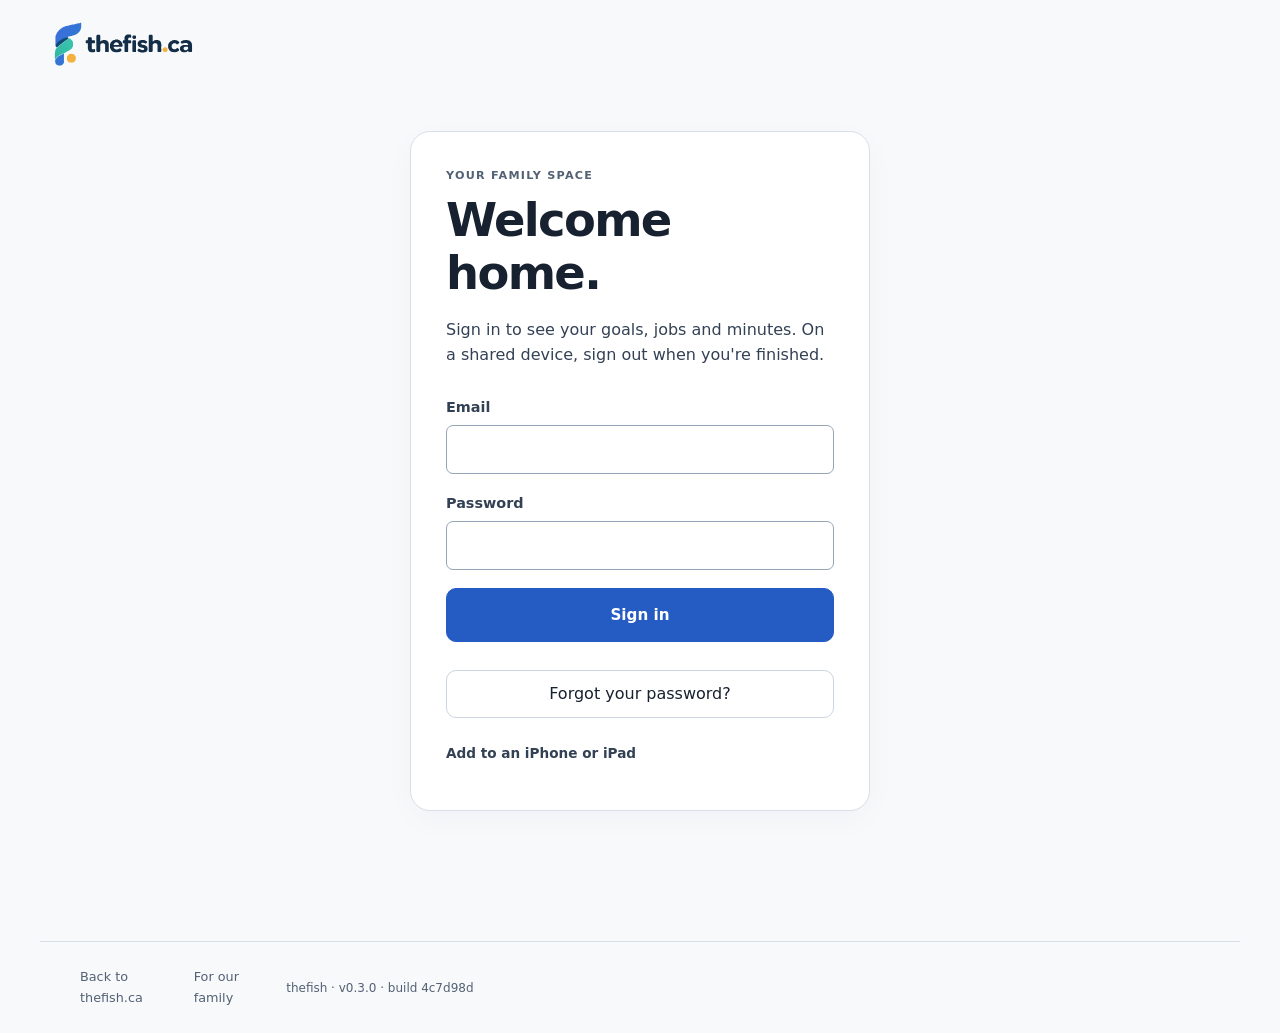
<file: family.html>
<!doctype html>
<html lang="en-CA">
  <head>
    <meta charset="utf-8" />
    <meta
      name="viewport"
      content="width=device-width,initial-scale=1,viewport-fit=cover"
    />
    <meta name="theme-color" content="#f7f8fa" />
    <meta name="apple-mobile-web-app-capable" content="yes" />
    <meta name="apple-mobile-web-app-title" content="thefish.ca" />
    <meta name="robots" content="noindex" />
    <title>Family space · thefish.ca</title>
    <link rel="stylesheet" href="styles.css?v=6b83ad30ccf14670" />
    <link rel="manifest" href="manifest.json" />
    <link rel="apple-touch-icon" href="assets/icon-180.png" />
    <link rel="icon" href="assets/brand-favicon.svg" type="image/svg+xml" />
  </head>
  <body class="app-body">
    <a class="skip" href="#main">Skip to content</a>
    <header class="site-header wrap">
      <a class="brand" href="index.html"><img class="brand-lockup" src="assets/brand-domain.svg" width="146" height="50" alt="thefish.ca" /></a><span id="identity"></span>
    </header>
    <main id="main" class="app-wrap">
      <div id="notice" role="status" aria-live="polite"></div>
      <div id="startup" class="startup-status" role="status" aria-live="polite">
        <span id="startup-message">Opening your family space…</span>
        <button id="startup-retry" class="secondary" type="button" hidden>Retry</button>
      </div>
      <section id="login" class="login-card" hidden>
        <p class="eyebrow">YOUR FAMILY SPACE</p>
        <h1>Welcome home.</h1>
        <p>Sign in to see your goals, jobs and minutes. On a shared device, sign out when you're finished.</p>
        <form id="login-form">
          <label
            >Email<input
              name="email"
              type="email"
              autocomplete="username"
              required /></label
          ><label
            >Password<input
              name="password"
              type="password"
              autocomplete="current-password"
              required
              minlength="6" /></label
          ><button class="button" type="submit" disabled>Sign in</button>
        </form>
        <button class="secondary reset-password" id="reset-password" type="button" disabled>
          Forgot your password?
        </button>
        <p id="setup-message"></p>
        <details>
          <summary>Add to an iPhone or iPad</summary>
          <p>
            Open this page in Safari. Tap Share, then Add to Home Screen.
            Open the new icon and sign in there. If notifications are available, you can choose them after signing in.
          </p>
        </details>
      </section>
      <section id="bank" hidden>
        <div class="app-heading">
          <div><h1 id="bank-title">Screen Time Bank</h1></div>
          <details class="header-more">
            <summary>More</summary>
            <button id="refresh" class="secondary" type="button">Refresh</button>
          </details>
        </div>
        <nav id="parent-tabs" class="parent-tabs" aria-label="Parent views" hidden>
          <button type="button" class="parent-tab" data-parent-view="today" aria-pressed="true">Today</button>
          <button type="button" class="parent-tab" data-parent-view="insights" aria-pressed="false">Insights</button>
          <button type="button" class="parent-tab" id="feedback-tab" data-parent-view="feedback" aria-label="Reports and ideas" aria-pressed="false">Reports</button>
        </nav>
        <div id="parent-dashboard" hidden></div>
        <section id="parent-goals" class="panel" hidden></section>
        <section id="parent-insights" class="parent-insights" aria-label="Parent insights" hidden></section>
        <section id="parent-feedback" class="panel feedback-view" hidden></section>
        <div id="child-view">
          <label id="child-picker-label" hidden>Whose bank?
            <select id="child-picker"></select>
          </label>
          <div class="child-overview">
          <section id="goals-summary" class="panel goals-summary" aria-label="Your goals"></section>
          <div class="balance-card bank-hero">
            <div><span class="eyebrow">YOUR MINUTES</span>
              <strong id="balance">0</strong><span class="bank-unit">minutes</span>
              <p id="available" class="hint"></p>
            </div>
          </div>
          </div>
          <section id="child-week" class="panel" aria-label="Your week"></section>
          <nav class="child-shortcuts" aria-label="Jump to a section">
            <a href="#child-week">My week</a>
            <a href="#routines-panel">Today’s jobs</a>
            <a href="#my-goals">Goals and activities</a>
            <a href="#screen-use-panel">Screen time</a>
            <a id="feedback-shortcut" href="#feedback-child">Share feedback</a>
          </nav>
          <section class="panel" id="routines-panel">
            <h2 id="routines-title">Today's jobs</h2>
            <p class="muted" id="routines-help">When you're done, tap I'm done! Mama or Dad will check your jobs. You don't need the app before school.</p>
            <div id="routines"></div>
          </section>
          <details class="panel chore-backlog" id="catchup-panel" hidden>
            <summary><span class="chore-blue-marker" aria-hidden="true"></span>Days to catch up on</summary>
            <p class="muted">These jobs haven't been marked yet. You can say what happened, even if it was on an earlier day.</p>
            <div id="catchup-list"></div>
          </details>
          <details class="panel" id="past-jobs-panel">
            <summary>Look back at past days</summary>
            <label class="past-jobs-picker">Choose a day
              <input id="child-past-date" type="date" />
            </label>
            <div id="child-past-jobs" aria-live="polite"></div>
          </details>
          <section id="my-goals" class="panel"></section>
          <section id="feedback-child" class="panel feedback-view" hidden></section>
          <section class="panel screen-use-panel" id="screen-use-panel">
            <h2>Record screen time</h2>
            <div id="direct-timer" class="direct-timer"></div>
            <form id="manual-use-form" class="inline-form">
              <label>Minutes used
                <input name="minutes" type="number" min="1" max="1440" step="1"
                  inputmode="numeric" required />
              </label>
              <button class="button" type="submit">Record minutes</button>
            </form>
            <p class="muted">Use the timer or enter how many minutes you used. Only those minutes come out of your bank.</p>
            <details id="legacy-session-details" hidden>
              <summary>Earlier screen-time entries</summary>
              <p class="muted">These entries stay here for your records. Record new screen time with the timer or enter the minutes you used.</p>
              <div id="sessions"></div>
            </details>
          </section>
          <details class="panel" id="family-rules">
            <summary>How screen time works</summary>
            <div id="family-rules-content"></div>
          </details>
          <details class="panel">
            <summary>Past minutes</summary>
            <div id="history"></div>
          </details>
          <details class="panel">
            <summary>Add this to your phone or iPad</summary>
            <p>In Safari: tap Share → Add to Home Screen. Then open the icon.</p>
            <p>In the Home Screen app, pull down from the top to refresh.</p>
            <p>If notifications are available, choose them in the Notifications section. Mama or Dad can always see jobs waiting to be checked.</p>
          </details>
        </div>
        <details class="panel notification-settings" id="notification-settings" hidden>
          <summary>Notifications</summary>
          <div id="notification-content"></div>
        </details>
      </section>
    </main>
    <footer class="wrap">
      <a href="https://thefish.ca/">Back to thefish.ca</a
      ><span>For our family</span>
      <small class="build-identity" data-version="0.3.0" data-build="4c7d98dc7df5b1f0903b1755acded980e52bf9c6">thefish · v0.3.0 · build 4c7d98d</small>
    </footer>
    <script type="module" src="app.js?v=26fba95e62f6c6f3"></script>
  </body>
</html>
</file>
<file: styles.css>
:root {
  --ink: #f5f7fb;
  --text: #d0d6e0;
  --paper: #111318;
  --surface: #1b1f27;
  --mint: #17345a;
  --line: #343b48;
  --muted: #a2adbe;
  --accent: #3184ff;
  --serif: system-ui, -apple-system, BlinkMacSystemFont, "Segoe UI", sans-serif;
  color-scheme: dark;
  font-family: var(--serif);
  color: var(--text);
  background: var(--paper);
  font-size: 16px;
  line-height: 1.6;
}
* {
  box-sizing: border-box;
}
body {
  margin: 0;
}
a {
  color: inherit;
  text-decoration: none;
}
a:hover {
  text-decoration: underline;
}
button,
input,
select {
  font: inherit;
}
button,
a,
input,
select,
summary {
  touch-action: manipulation;
}
button {
  cursor: pointer;
}
button:disabled {
  opacity: 0.55;
  cursor: wait;
}
input,
select {
  width: 100%;
  padding: 12px;
  border: 1px solid #65748b;
  border-radius: 7px;
  background: #111720;
  color: var(--ink);
}
input[type="checkbox"] {
  width: 21px;
  height: 21px;
  accent-color: var(--accent);
  flex-shrink: 0;
}
label {
  display: block;
  font-weight: 600;
  font-size: 0.9rem;
}
label input,
label select {
  margin-top: 6px;
}
h1,
h2,
h3 {
  font-family: var(--serif);
  font-weight: 700;
  color: var(--ink);
  line-height: 1.15;
  margin: 0;
  letter-spacing: -0.035em;
}
h2 {
  font-size: clamp(1.7rem, 3vw, 2.6rem);
}
h3 {
  font-size: 1.5rem;
}
.wrap {
  max-width: 1200px;
  margin: auto;
  padding-left: 40px;
  padding-right: 40px;
}
.site-header {
  height: 112px;
  display: flex;
  align-items: center;
  justify-content: space-between;
  gap: 20px;
}
.brand {
  display: flex;
  align-items: center;
  gap: 12px;
  color: var(--ink);
  font-size: 1.35rem;
  font-weight: 750;
  letter-spacing: -0.045em;
}
.brand-dot {
  color: var(--muted);
  font-weight: 450;
}
.site-header nav {
  display: flex;
  align-items: center;
  gap: 20px;
}
.button {
  display: inline-flex;
  align-items: center;
  justify-content: center;
  gap: 26px;
  background: var(--accent);
  color: #081322;
  border: 1px solid var(--accent);
  padding: 14px 23px;
  border-radius: 6px;
  font-weight: 750;
  font-size: 0.95rem;
  min-height: 48px;
}
.button:hover {
  background: #69a5ff;
  border-color: #69a5ff;
  text-decoration: none;
}
.button.small {
  padding: 10px 18px;
}
.secondary {
  background: transparent;
  color: var(--ink);
  border: 1px solid #65748b;
  border-radius: 6px;
  padding: 10px 16px;
  min-height: 44px;
}
.login-card .reset-password {
  display: block;
  width: 100%;
  margin-top: 12px;
}
.eyebrow {
  font-size: 0.7rem;
  font-weight: 700;
  letter-spacing: 0.16em;
  color: #91baff;
  margin: 0 0 20px;
}
.personal-hero {
  display: grid;
  grid-template-columns: 1.15fr 1fr;
  align-items: center;
  gap: 35px;
  min-height: 590px;
  padding: 55px 0 85px;
}
.personal-hero h1 {
  font-size: clamp(5.8rem, 12vw, 10rem);
  font-weight: 850;
  letter-spacing: -0.075em;
  line-height: 0.95;
}
.blue-dot {
  color: var(--accent);
}
.hero-line {
  font-size: clamp(1.9rem, 3vw, 2.6rem);
  font-weight: 650;
  letter-spacing: -0.035em;
  color: var(--ink);
  margin: 30px 0 15px;
}
.intro {
  font-size: 1.12rem;
  line-height: 1.7;
  margin: 0 0 30px;
  color: var(--muted);
}
.text-link {
  display: inline-flex;
  align-items: center;
  gap: 36px;
  padding: 10px 0;
  color: #91baff;
  border-bottom: 1px solid #466b9f;
  font-weight: 650;
}
.fish-mark {
  color: #343c4b;
  position: relative;
}
.fish-mark svg {
  width: 100%;
  display: block;
}
.mark-label {
  display: block;
  text-align: center;
  font-size: 0.6rem;
  letter-spacing: 0.18em;
  color: var(--muted);
  margin-top: 10px;
}
.private-entry {
  border-top: 1px solid var(--line);
  padding: 42px 0 48px;
  display: flex;
  align-items: center;
  justify-content: space-between;
  gap: 32px;
}
.private-entry .eyebrow {
  margin-bottom: 12px;
}
.private-entry p:last-child {
  color: var(--muted);
  margin: 14px 0 0;
}
footer {
  border-top: 1px solid var(--line);
  padding-top: 25px;
  padding-bottom: 25px;
  display: flex;
  justify-content: space-between;
  align-items: center;
  gap: 20px;
  font-size: 0.8rem;
  color: var(--muted);
}
footer .brand {
  font-size: 1rem;
}
.skip {
  position: absolute;
  left: 10px;
  top: -80px;
  background: var(--surface);
  color: var(--ink);
  padding: 12px;
  z-index: 5;
}
.skip:focus {
  top: 10px;
}
:focus-visible {
  outline: 3px solid #91baff;
  outline-offset: 4px;
}
[hidden] {
  display: none !important;
}
.app-wrap {
  max-width: 850px;
  margin: auto;
  padding: 10px 24px 55px;
}
.login-card {
  max-width: 460px;
  margin: 35px auto 75px;
  background: var(--surface);
  padding: 35px;
  border: 1px solid var(--line);
  border-radius: 20px;
}
.login-card h1 {
  font-size: 2.9rem;
}
.login-card form {
  display: grid;
  gap: 18px;
  margin: 28px 0;
}
.login-card details {
  font-size: 0.85rem;
}
#notice:not(:empty) {
  position: sticky;
  top: 8px;
  z-index: 5;
  padding: 14px 18px;
  border: 1px solid #bbcabd;
  background: #17304b;
  border-radius: 10px;
  margin-bottom: 16px;
}
#notice.error {
  background: #3a2021;
  color: #ffd5c8;
  border-color: #925344;
}
.app-heading {
  display: flex;
  align-items: center;
  justify-content: space-between;
  margin: 15px 0 25px;
  gap: 20px;
}
.app-heading h1 {
  font-size: 2.6rem;
}
.app-heading .eyebrow {
  margin-bottom: 12px;
}
.balance-card {
  display: flex;
  align-items: center;
  justify-content: space-between;
  background: #16315b;
  color: white;
  padding: 26px 30px;
  border-radius: 18px;
  margin: 20px 0 28px;
  gap: 20px;
}
.balance-card .eyebrow {
  color: #c4ded2;
  display: block;
  margin: 0;
}
.balance-card strong {
  display: block;
  font-size: 4.5rem;
  line-height: 1.2;
  letter-spacing: -0.05em;
}
.balance-card p {
  font-size: 0.9rem;
}
.balance-card span:last-child {
  font-size: 0.85rem;
}
.panel {
  background: var(--surface);
  border: 1px solid var(--line);
  border-radius: 14px;
  padding: 25px;
  margin: 20px 0;
}
.panel h2 {
  font-size: 1.6rem;
}
.panel h3 {
  font-size: 1.3rem;
}
.panel p {
  font-size: 0.9rem;
}
.muted,
.hint {
  color: var(--muted);
  font-size: 0.85rem;
}
.form-grid {
  display: grid;
  grid-template-columns: 1fr 1fr;
  gap: 17px;
  margin-top: 20px;
}
.check-label {
  display: flex;
  align-items: center;
  gap: 9px;
  font-weight: 400;
}
.check-label input {
  margin: 0;
}
.routine,
.session,
.history-row {
  border-top: 1px solid var(--line);
  padding: 20px 0;
}
.routine:last-child,
.session:last-child {
  padding-bottom: 0;
}
.task {
  display: flex;
  align-items: center;
  gap: 10px;
  padding: 7px 0;
  font-weight: 400;
}
.task span {
  flex: 1;
}
.task button {
  font-size: 0.75rem;
  padding: 5px 10px;
}
.status {
  display: inline-block;
  background: var(--mint);
  color: var(--ink);
  font-size: 0.75rem;
  padding: 4px 10px;
  border-radius: 20px;
  margin: 9px 0;
}
.actions {
  display: flex;
  gap: 10px;
  flex-wrap: wrap;
  margin-top: 15px;
}
.history-row {
  display: flex;
  justify-content: space-between;
  gap: 15px;
  font-size: 0.85rem;
}
.history-row strong {
  white-space: nowrap;
}
.history-row small {
  display: block;
  color: var(--muted);
}
.inline-form {
  display: flex;
  align-items: end;
  gap: 8px;
  flex-wrap: wrap;
  margin-top: 12px;
}
.inline-form label {
  flex: 1;
  min-width: 110px;
}
.inline-form input {
  padding: 9px;
}
#identity {
  font-size: 0.8rem;
  display: flex;
  gap: 12px;
  align-items: center;
}
#identity button {
  padding: 8px;
  font-size: 0.8rem;
}
summary {
  cursor: pointer;
  font-weight: 600;
}
#setup-message {
  font-size: 0.85rem;
  color: var(--muted);
}

@media (max-width: 720px) {
  .wrap {
    padding-left: 24px;
    padding-right: 24px;
  }
  .site-header {
    height: 88px;
  }
  .brand {
    font-size: 1.15rem;
    gap: 8px;
  }
  .brand img {
    width: 34px;
    height: 34px;
  }
  .button.small {
    padding: 10px 13px;
    gap: 13px;
  }
  .personal-hero {
    grid-template-columns: 1fr;
    min-height: auto;
    padding: 45px 0;
    gap: 30px;
  }
  .personal-hero h1 {
    font-size: clamp(5.8rem, 23vw, 8rem);
  }
  .hero-line {
    margin-top: 24px;
  }
  .fish-mark {
    width: min(100%, 330px);
    margin: auto;
  }
  .private-entry {
    align-items: start;
    flex-direction: column;
    padding: 32px 0 40px;
    gap: 25px;
  }
  .app-body .site-header {
    padding-left: 20px;
    padding-right: 20px;
  }
  .app-wrap {
    padding: 0 16px 40px;
  }
  .login-card {
    padding: 25px;
    margin-top: 25px;
  }
  .balance-card {
    padding: 23px;
  }
  .balance-card p {
    max-width: 155px;
    font-size: 0.8rem;
  }
  .panel {
    padding: 20px;
  }
  .form-grid {
    gap: 14px;
  }
  .app-heading h1 {
    font-size: 2.25rem;
  }
  #identity {
    font-size: 0.7rem;
    gap: 6px;
  }
  .task button {
    max-width: 92px;
  }
}
@media (max-width: 360px) {
  .brand {
    font-size: 1rem;
  }
  .site-header {
    gap: 10px;
  }
  .desktop-break {
    display: none;
  }
}
@media (prefers-reduced-motion: reduce) {
  * {
    scroll-behavior: auto !important;
  }
}

.minimal-home {
  min-height: 100vh;
  min-height: 100svh;
  display: grid;
  place-items: center;
  padding: 24px;
}
.minimal-home main {
  text-align: center;
}
.minimal-home h1 {
  display: flex;
  align-items: center;
  justify-content: center;
  gap: 14px;
  font-size: clamp(2rem, 8vw, 2.75rem);
  font-weight: 750;
  letter-spacing: -0.05em;
}
.minimal-home h1 img {
  flex-shrink: 0;
}
.minimal-home main > a {
  display: inline-flex;
  align-items: center;
  justify-content: center;
  min-height: 44px;
  padding: 8px 18px;
  margin-top: 24px;
  color: #91baff;
  font-size: 0.9rem;
}

/* Public landing page: white background, blue mark and dark lettering. */
.minimal-home { background: #fff; color: #18202d; color-scheme: light; }
.minimal-home h1 { color: #18202d; }
.minimal-home main > a { color: #1460c9; }
.minimal-home :focus-visible { outline-color: #1460c9; }

/* Light, touch-friendly private dashboard. */
.app-body {
  --ink: #182436; --text: #344256; --paper: #f7f8fa;
  --surface: #fff; --mint: #edf3fc; --line: #e1e6ee;
  --muted: #64748b; --accent: #1767dc;
  color-scheme: light; background: var(--paper); color: var(--text);
  min-height: 100vh; min-height: 100svh;
}
.app-body .app-wrap { max-width: 1260px; padding-top: 8px; }
.app-body .site-header { height: 88px; max-width: 1260px; }
.app-body .app-heading { margin: 8px 0 24px; }
.app-body .app-heading h1 { font-size: clamp(1.9rem, 4vw, 2.65rem); }
.app-body input, .app-body select { background: #fff; border-color: #cbd5e1; color: var(--ink); min-height: 44px; }
.app-body input[type=checkbox] { min-height: 0; width: 22px; height: 22px; margin: 0; }
.app-body .button { color: #fff; gap: 10px; border-radius: 10px; }
.app-body .button:hover { background: #1155ba; border-color: #1155ba; }
.app-body .secondary { border-color: #cbd5e1; border-radius: 10px; background: #fff; }
.app-body button:disabled { cursor: default; }
.app-body .eyebrow { color: #577296; margin-bottom: 9px; letter-spacing: .11em; }
.app-body :focus-visible { outline-color: #1767dc; }
.app-body #notice:not(:empty) { position: static; background: #edf8f1; color: #166534; border-color: #c1e6cc; }
.app-body #notice.error { background: #fff0ef; color: #9f2924; border-color: #f2bcb8; }
/* Keep a real save error in view when a child is deep in jobs or goal forms. */
.app-body #notice.error:not(:empty) { position: sticky; top: 8px; z-index: 15; max-width: 100%; box-shadow: 0 3px 16px #18243620; }
.app-body .balance-card { background: #edf3fc; color: var(--ink); }
.app-body .balance-card .eyebrow { color: #577296; }
.app-body .status { background: #eef2f7; color: #40516a; }
.app-body .login-card { box-shadow: 0 8px 30px #18243608; }
.app-body .startup-status { min-height: 120px; display:flex; flex-direction:column; align-items:center; justify-content:center; gap:12px; padding:30px 16px; color:var(--muted); font-size:1rem; text-align:center; }
.app-body .startup-status[hidden],.app-body #login[hidden] { display:none!important; }
.app-body .panel { border-radius: 16px; }
.dashboard-toolbar { display: flex; align-items: end; gap: 12px; flex-wrap: wrap; margin-bottom: 24px; }
.dashboard-date { width: 190px; }
.dashboard-date input { margin-top: 5px; }
.dashboard-summary { display: flex; gap: 22px; margin: 0 0 10px auto; font-size: .85rem; color: var(--muted); }
.dashboard-summary strong { color: var(--ink); }
.children-dashboard { display: grid; grid-template-columns: repeat(2,minmax(0,1fr)); gap: 24px; align-items: start; }
.child-dashboard-card { min-width: 0; background: #fff; border: 1px solid var(--line); border-radius: 20px; padding: 24px; box-shadow: 0 4px 20px #18243604; }
.child-card-heading { display: flex; justify-content: space-between; align-items: center; gap: 12px; }
.child-card-heading h2 { font-size: clamp(1.6rem,3vw,2rem); }
.child-card-heading .eyebrow { font-size: .62rem; }
.child-balance { text-align: right; }
.child-balance strong { display: block; font-size: 2.8rem; font-weight: 750; line-height: 1.1; color: #1767dc; letter-spacing: -.05em; }
.child-balance span { color: var(--muted); font-size: .7rem; }
.bank-availability { margin: 16px 0 24px; font-size: .8rem; color: var(--muted); }
.bank-availability strong { color: var(--ink); font-weight: 600; }
.daily-routines { display: grid; gap: 14px; }
.routine-tile { background: #f8fafc; border: 1px solid #e5eaf1; border-radius: 13px; padding: 18px; min-width: 0; }
.routine-heading { display: flex; justify-content: space-between; align-items: center; gap: 8px; flex-wrap: wrap; }
.routine-tile h3 { font-size: 1.15rem; letter-spacing: -.025em; }
.routine-heading .status { margin: 0; font-size: .7rem; }
.app-body .status.earned { background: #e6f6ec; color: #216342; }
.routine-tile .hint { margin: 9px 0; font-size: .76rem; }
.routine-tile .task { min-height: 44px; font-size: .88rem; gap: 12px; cursor: pointer; }
.routine-tile .task small { display: block; font-size: .74rem; color: var(--muted); }
.routine-approval { display: flex; align-items: center; gap: 12px; min-height: 48px; padding: 12px 0 0; margin-top: 10px; border-top: 1px solid var(--line); color: #175fbe; cursor: pointer; font-size: .86rem; }
.waiver { margin: 0 0 4px 34px; font-size: .74rem; color: var(--muted); }
.waiver summary { font-weight: 400; min-height: 28px; }
.routine-tile > details:not(.waiver) { font-size: .8rem; margin-top: 10px; }
.empty-routine { min-height: 115px; }
.empty-routine p { font-size: .85rem; margin: 12px 0 5px; }
.card-section { margin-top: 20px; border-top: 1px solid var(--line); padding-top: 12px; }
.card-section > summary { display: flex; align-items: center; gap: 8px; min-height: 44px; font-size: .85rem; color: var(--ink); }
.card-section > summary::before { content: '+'; color: var(--muted); font-size: 1.1rem; }
.card-section[open] > summary::before { content: '−'; }
.count { margin-left: auto; background: #edf3fc; color: #1767dc; border-radius: 20px; padding: 2px 9px; font-size: .72rem; }
.card-section .session h3 { font-size: 1rem; }
.card-section .session p { font-size: .83rem; }
.card-section .session details { font-size: .8rem; margin-top: 12px; }
.card-section .inline-form { display: grid; grid-template-columns: 1fr 1fr; }
.card-section .inline-form button { grid-column: 1/-1; }
.card-section .history-row small { overflow-wrap: anywhere; }
.card-section .routine-tile { margin-top: 12px; }
.day-setup { margin-top: 28px; }
.day-setup > summary { min-height: 44px; display: flex; align-items: center; font-size: 1rem; color: var(--ink); }
.day-setup .form-grid { max-width: 780px; }
.day-setup .form-grid button { grid-column: 1/-1; justify-self: start; }
.app-body .check-label { min-height: 44px; }
@media(max-width: 850px) {
  .children-dashboard { grid-template-columns: 1fr; gap: 20px; }
  .dashboard-summary { width: 100%; margin: 6px 0 0; justify-content: space-between; gap: 12px; }
  .child-dashboard-card { padding: 20px; }
  .app-body .site-header { height: 76px; }
  .app-body .site-header.wrap { padding-inline: 20px; }
}
@media(max-width: 420px) {
  .app-body .app-wrap { padding-inline: 14px; }
  .child-dashboard-card { padding: 16px; border-radius: 16px; }
  .routine-tile { padding: 15px; }
  .dashboard-date { flex: 1; min-width: 0; }
  .dashboard-summary { font-size: .76rem; }
  .child-card-heading h2 { font-size: 1.65rem; }
  .day-setup .form-grid { grid-template-columns: 1fr; }
  .day-setup .form-grid button { width: 100%; }
  .card-section .inline-form { grid-template-columns: 1fr; }
}

/* Public bank board: names and totals only. */
.board-wrap { max-width: 960px; margin: 60px auto; padding: 0 24px 48px; }
.board-wrap h1 { font-size: clamp(2rem,5vw,3.25rem); line-height: 1.15; letter-spacing: -.05em; }
#board-status { color: var(--muted); font-size: .85rem; margin: 18px 0 32px; min-height: 24px; }
.board-grid { display: grid; grid-template-columns: repeat(2,minmax(0,1fr)); gap: 24px; }
.board-card { background: #fff; border: 1px solid var(--line); border-radius: 22px; padding: 32px; }
.board-card h2 { font-size: 1.6rem; }
.board-card strong { display: block; font-size: clamp(4rem,10vw,6.5rem); letter-spacing: -.06em; color: #1767dc; line-height: 1.2; margin-top: 24px; overflow-wrap: anywhere; }
.board-card p { color: var(--muted); margin-top: 8px; }
.board-signin { display: inline-flex; align-items: center; }
@media(max-width:600px){ .board-wrap { margin-top: 32px; padding-inline: 20px; } .board-grid { grid-template-columns: 1fr; gap: 16px; } .board-card { padding: 24px; } .board-card strong { margin-top: 12px; } }


/* Parent-only routine defaults: simple groups, easily tapped on mobile. */
.schedule-settings summary { cursor: pointer; font-weight: 700; }
.schedule-child, .schedule-weekdays { display: grid; gap: .65rem; border: 1px solid #d9dee5; border-radius: .75rem; padding: 1rem; min-width: 0; }
.schedule-child legend, .schedule-weekdays legend { padding: 0 .4rem; font-weight: 700; }
.schedule-weekdays { grid-template-columns: repeat(auto-fit, minmax(130px, 1fr)); }
.schedule-days-off { display: flex; flex-wrap: wrap; align-items: end; gap: .75rem; }
.schedule-days-off label { flex: 1 1 180px; }
.schedule-off-list { display: flex; gap: .5rem; flex-wrap: wrap; }
.schedule-day-off { display: flex; gap: .5rem; align-items: center; border: 1px solid #d9dee5; border-radius: .65rem; padding: .3rem .5rem; }

/* Child screen-time recording: large, touch-friendly controls. */
.usage-controls { display: grid; gap: 0.7rem; margin-top: 0.8rem; }
.usage-controls .timer-readout { font-size: clamp(1.8rem, 8vw, 2.7rem); font-variant-numeric: tabular-nums; }
.usage-controls .inline-form { margin-top: 0.25rem; }
.usage-controls details { max-width: 100%; }

/* Do not let an edit panel open while a transaction is rebuilding its form. */
#bank[aria-busy="true"] details > summary { pointer-events: none; }


/* 2026-10-12 family-first Screen Time Bank: show essentials, tuck away administration. */
.app-body .app-heading { align-items: center; margin-bottom: 14px; }
.app-body .app-heading h1 { font-size: clamp(1.65rem, 5vw, 2.15rem); }
.header-more { margin-left: auto; position: relative; }
.header-more summary { cursor: pointer; padding: 10px 12px; color: var(--muted); font-size: .85rem; }
.header-more button { margin-top: 8px; }
.bank-hero { justify-content: center; text-align: center; margin: 8px 0 18px; padding: 22px 16px; }
.bank-hero strong { font-size: clamp(3.8rem, 14vw, 5.5rem); color: var(--ink); }
.bank-unit { font-size: .9rem; color: var(--muted); }
.bank-hero #available { margin: 4px 0 0; font-size: .8rem; }
#child-view { max-width: 760px; margin-inline: auto; }
#child-view .panel { padding: clamp(16px, 3vw, 24px); margin: 14px 0; }
#child-view .panel h2 { font-size: 1.25rem; margin-bottom: 8px; }
#child-view .panel > summary { font-size: .92rem; font-weight: 600; cursor: pointer; }
#child-view .panel .muted { font-size: .85rem; margin: 4px 0 12px; }
.chore-list { padding-left: 21px; margin: 10px 0 15px; color: var(--text); font-size: .87rem; line-height: 1.65; }
.chore-list li { padding: 2px 0; }
.complete-toggle { display: inline-flex; align-items: center; gap: 12px; padding: 12px 15px; min-height: 48px; border: 1px solid #cbd5e1; border-radius: 12px; background: white; cursor: pointer; }
.complete-toggle input { flex: 0 0 auto; }
.complete-toggle span { font-weight: 600; }
.complete-toggle:has(input:disabled) { opacity: .6; cursor: default; }
.routine-simple .routine-heading { display: flex; justify-content: space-between; gap: 8px; align-items: center; }
.routine-simple .routine-heading h3 { margin: 0; font-size: 1.05rem; }
.routine-simple .routine-heading .status { margin: 0; }
.routine-tile .button { padding-block: 11px; font-size: .84rem; }
.routine-tile .quiet-action summary { font-size: .8rem; color: var(--muted); cursor: pointer; }
.dashboard-toolbar { align-items: center; justify-content: space-between; gap: 14px; margin-bottom: 16px; }
.dashboard-summary { order: 0; margin: 0; font-size: .95rem; }
.day-picker { order: 1; font-size: .85rem; color: var(--muted); }
.day-picker summary { padding: 10px; cursor: pointer; }
.day-picker label { display: block; margin: 8px 0; }
.child-dashboard-card { box-shadow: none; padding: clamp(16px, 3vw, 22px); }
.child-card-heading { padding-bottom: 8px; }
.child-card-heading h2 { font-size: 1.65rem; }
.child-balance strong { font-size: 2.7rem; }
.bank-availability { margin: 0 0 12px; min-height: 0; }
.bank-availability:empty { display: none; }
.daily-routines { gap: 10px; }
.routine-tile { padding: 14px; }
.routine-tile .chore-list { margin: 8px 0 12px; }
#parent-dashboard > .panel { margin: 14px 0; }
@media (max-width: 600px) {
  .app-body .app-wrap { padding-inline: 14px; }
  .dashboard-toolbar { margin-bottom: 14px; }
  .children-dashboard { gap: 14px; }
  .child-dashboard-card { padding: 16px; }
  .routine-tile { padding: 13px; }
  .chore-list { font-size: .84rem; }
  .app-body .form-grid { grid-template-columns: 1fr; }
  .app-body .button { min-height: 44px; }
}

/* One-time setup should never take over the daily family dashboard. */
.setup-prompt { display:flex; align-items:center; justify-content:space-between; gap:12px; padding:12px 16px; margin:0 0 16px; background:#edf3fc; border-radius:12px; }
.setup-prompt p { font-size:.85rem; margin:0; }
.setup-prompt .secondary { flex-shrink:0; }
@media(max-width:600px){.setup-prompt {align-items:start;flex-direction:column;}.setup-prompt .secondary {width:100%;}}

/* Single-purpose free-time logging: no permission request or activity selector. */
#child-view .screen-use-panel { margin-top: 12px; }
#child-view .screen-use-panel .direct-timer { padding: 8px 0 12px; }
#child-view .direct-timer > .button { min-height: 50px; width: 100%; font-size: 1.08rem; }
#child-view .direct-timer .timer-readout { display: block; text-align: center; font-size: clamp(2.1rem, 10vw, 3.5rem); font-variant-numeric: tabular-nums; padding: 5px 0; color: var(--ink); }
#child-view .direct-timer .hint { line-height: 1.5; }
#child-view .direct-timer .inline-form { align-items: stretch; }
#manual-use-form { display: flex; gap: 12px; flex-wrap: wrap; align-items: end; margin-top: 8px; }
#manual-use-form[hidden] { display: none; }
#manual-use-form label { flex: 1 1 160px; margin: 0; }
#manual-use-form button { flex: 1 1 160px; min-height: 48px; }
#legacy-session-details { margin-top: 16px; border-top: 1px solid var(--line); padding-top: 12px; }
#legacy-session-details[hidden] { display: none; }
#legacy-session-details summary { font-size: .9rem; cursor: pointer; }
.family-rules-group { margin: 20px 0; padding-bottom: 14px; border-bottom: 1px solid var(--line); }
.family-rules-group:last-child { border-bottom: 0; padding-bottom: 0; }
.family-rules-group h3 { font-size: 1.1rem; margin: 0 0 10px; }
.family-rules-block { margin: 10px 0 14px; max-width: 68ch; }
.family-rules-block h4 { font-size: .98rem; margin: 0 0 5px; color: var(--ink); }
.family-rules-list { margin: 6px 0 10px; padding-left: 1.35rem; font-size: .95rem; line-height: 1.55; }
.family-rules-list li { margin: 6px 0; }
.family-rules-note { margin: 7px 0; font-size: .95rem; line-height: 1.55; }
.family-rules-table { width: 100%; max-width: 28rem; border-collapse: collapse; margin: 6px 0 12px; font-size: .95rem; line-height: 1.5; }
.family-rules-table th, .family-rules-table td { border-bottom: 1px solid var(--line); padding: 7px 10px; text-align: left; }
.family-rules-table tbody th { font-weight: 400; }
.family-rules-table thead th { font-weight: 700; }
.family-rules-table td { text-align: right; white-space: nowrap; font-variant-numeric: tabular-nums; }
.family-rules-table tfoot th, .family-rules-table tfoot td { font-weight: 700; border-bottom: 0; }
.app-body #notice:not(:empty) { display: inline-block; padding: 7px 12px; border-radius: 8px; font-size: .82rem; margin: 4px 0; }
.app-body #notice.error { display:block; }
.app-body .app-heading { align-items: center; gap: 12px; }
.app-body .header-more > summary { padding: 6px 10px; }
.app-body .header-more .secondary { padding: 5px 10px; font-size: .78rem; min-height: 40px; }
#parent-dashboard .card-section > .inline-form { margin: 8px 0; }
#parent-dashboard .card-section .hint { margin: 6px 0; font-size: .8rem; }
@media(max-width:600px){
  #child-view .direct-timer .inline-form,
  #manual-use-form { display: flex; flex-direction: column; align-items: stretch; }
  #child-view .direct-timer .inline-form > label,
  #manual-use-form > label { flex: none; width: 100%; }
  #child-view .direct-timer .inline-form > button,
  #manual-use-form > button { flex: none; width: 100%; }
  .family-rules-list { font-size: .95rem; }
}

/* Family reading comfort: don't make essential instructions tiny on phones. */
.app-body .routine-heading .status { font-size: .875rem; }
.app-body .routine-tile .hint { font-size: .9rem; line-height: 1.5; }
.app-body .routine-tile .button { font-size: .95rem; min-height: 44px; }
.app-body .chore-list { font-size: .95rem; line-height: 1.55; }
#child-view .panel .muted { font-size: .95rem; line-height: 1.5; }
#child-view .family-rules-list,
#parent-dashboard .family-rules-list { font-size: .95rem; line-height: 1.55; max-width: 68ch; }
.app-body #notice:not(:empty) { font-size: .95rem; line-height: 1.5; }
#parent-dashboard .card-section .hint { font-size: .9rem; line-height: 1.5; }
#board-status { font-size: .95rem; }

/* Shared productivity surface: calm, readable, light, and keyboard accessible. */
.app-body, .public-board {
 --paper:#f8f9fb; --surface:#fff; --ink:#17212f; --text:#334155;
 --muted:#526174; --accent:#245cc4; --line:#d7dfe9; color-scheme:light;
 background:var(--paper); color:var(--text);
}
.app-body .button {background:var(--accent);color:#fff;border-color:var(--accent);}
.app-body .button:hover {background:#194ca9;border-color:#194ca9;}
.app-body input, .app-body select {background:#fff;color:var(--ink);border-color:#94a3b8;}
.app-body .eyebrow {color:#526174;}
.app-body .panel, .app-body .balance-card {background:#fff;border:1px solid var(--line);box-shadow:none;}
.app-body :focus-visible, .public-board :focus-visible {outline:3px solid #245cc4;outline-offset:3px;}
.app-body summary {min-height:44px;display:flex;align-items:center;cursor:pointer;}
.app-body .hint {color:var(--muted);font-size:.95rem;line-height:1.5;}
#child-view {max-width:1000px;}
.child-overview {display:grid;grid-template-columns:minmax(0,1fr) minmax(220px,.65fr);gap:18px;align-items:start;}
#child-view .child-overview > .panel, .child-overview .bank-hero {margin:0;}
.child-overview .bank-hero {position:sticky;top:16px;}
.goal-card {border-top:1px solid var(--line);padding:16px 0;overflow-wrap:anywhere;}
.goal-card h3 {font-size:1.1rem;line-height:1.35;}
.goal-card p {margin:8px 0;font-size:.95rem;}
.goal-card .button,.goal-card .secondary {margin:8px 8px 0 0;}
.goal-card progress {display:block;width:100%;height:10px;accent-color:#245cc4;margin:10px 0 14px;}
.goal-form {display:grid;gap:12px;margin:12px 0;}
.goal-editor {padding:8px 0;}
.goals-person {min-width:0;}
#parent-goals .goals-person {margin-top:18px;padding-top:12px;border-top:1px solid var(--line);}
#parent-goals h2 {font-size:1.25rem;}
#parent-goals h3 {font-size:1.15rem;}
.goal-history {padding:12px 0;border-top:1px solid var(--line);}
@media(max-width:700px) {
 .child-overview {grid-template-columns:1fr;}
 .child-overview .bank-hero {position:static;}
 .app-body .site-header {height:auto;min-height:80px;padding-block:16px;gap:12px;flex-wrap:wrap;}
 .app-body .site-header .brand {font-size:1.15rem;}
}
@media(prefers-reduced-motion:reduce) {*,*::before,*::after{animation:none!important;transition:none!important;scroll-behavior:auto!important;}}

/* Keep the essentials in view; detailed plans stay below today's jobs. */
.goals-summary .goal-destination {display:block;font-size:clamp(1.25rem,3vw,1.7rem);line-height:1.3;margin:12px 0;overflow-wrap:anywhere;color:var(--ink);}
.goals-summary .secondary {display:inline-flex;align-items:center;margin-top:8px;}
.child-overview .bank-hero {position:static;}
#my-goals {scroll-margin-top:16px;}

/* Approved Option P logo; shared across public and family without altering bank colours. */
.brand img.brand-lockup { display:block; height:50px; width:auto; max-width:min(170px,42vw); object-fit:contain; }
.minimal-home .home-brand-lockup { display:block; width:min(72vw,280px); height:auto; }
.minimal-home h1:has(.home-brand-lockup) { margin:0; font-size:0; }
@media(max-width:420px) {
 .app-body .site-header .brand img.brand-lockup,
 .public-board .site-header .brand img.brand-lockup { height:44px; max-width:40vw; }
}


/* Approved child-first productivity layout: Goals + minutes as equal landmarks. */
.app-body .app-heading { margin: 6px 0 12px; }
.app-body #child-view .child-overview {
  display:grid;
  grid-template-columns:repeat(2,minmax(0,1fr));
  gap:12px;
  align-items:stretch;
}
.app-body #child-view .child-overview > .panel,
.app-body #child-view .child-overview > .bank-hero {
  min-width:0; margin:0; padding:18px; border-radius:18px;
  display:flex; flex-direction:column; justify-content:flex-start;
}
.app-body #child-view .goals-summary {
  background:#EAF6F2;
  border-color:#C9E8DF;
}
.app-body #child-view .goals-summary h2,
.app-body #child-view .bank-hero .eyebrow {
  font-size:clamp(.9rem,2.8vw,1.2rem);
  line-height:1.3; color:var(--ink);
  font-weight:700; margin:0 0 10px; letter-spacing:-.02em;
}
.app-body #child-view .goals-summary .goal-destination {
  font-size:clamp(1.05rem,3vw,1.5rem);
  line-height:1.28; font-weight:650;
  margin:3px 0 9px; overflow-wrap:anywhere;
}
.app-body #child-view .goals-summary .goal-count {margin:2px 0 6px;font-size:.87rem;color:#176C60;}
.app-body #child-view .goals-summary progress {
  display:block;width:100%;height:9px;margin:0 0 10px;
  accent-color:#2B9A87;
}
.app-body #child-view .goals-summary .secondary {
  display:flex; align-items:center; justify-content:center;
  text-align:center; width:100%; min-height:44px;
  padding:8px; margin:auto 0 0; font-size:.85rem; font-weight:650;
  border-color:#A9D5C9; background:#FFF;
}
.app-body #child-view .bank-hero {
  background:#EDF3FC;
  border-color:#D7E5F7;
}
.app-body #child-view .bank-hero > div {width:100%;min-width:0;}
.app-body #child-view .bank-hero strong {
  display:block; font-size:clamp(2.6rem,7vw,4.3rem);
  line-height:1.1; color:#245CC4; font-variant-numeric:tabular-nums;
}
.app-body #child-view .bank-hero .bank-unit {display:block;font-size:.9rem;margin-top:5px;}
.app-body #child-view .bank-hero #available {margin:8px 0 0;font-size:.78rem;line-height:1.35;}
.app-body #child-view #routines-panel {margin-top:14px;}

/* Parent: show both children on one small-screen overview before longer details. */
.parent-glance {
  display:grid; grid-template-columns:repeat(2,minmax(0,1fr));
  gap:12px; margin:12px 0 18px;
}
.parent-glance-child {
  display:block; min-width:0; text-decoration:none;
  padding:14px 16px; background:#FFF;
  border:1px solid var(--line); border-radius:16px;
}
.parent-glance-child:hover,.parent-glance-child:focus-visible {border-color:#245CC4;text-decoration:none;}
.parent-glance-heading {display:flex;align-items:baseline;justify-content:space-between;gap:5px;margin-bottom:10px;}
.parent-glance-heading strong {font-size:1.35rem;color:var(--ink);}
.parent-glance-heading span {font-size:1.1rem;font-weight:750;color:#245CC4;font-variant-numeric:tabular-nums;white-space:nowrap;}
.parent-glance-period {display:flex;gap:6px;justify-content:space-between;align-items:baseline;font-size:.84rem;line-height:1.35;margin-top:8px;}
.parent-glance-period span:first-child {font-weight:600;color:var(--ink);}
.parent-glance-period span:last-child {font-size:.76rem;color:var(--muted);text-align:right;}
.parent-glance-period.needs-attention span:last-child {
  padding:3px 6px;border-radius:8px;color:#82530B;background:#FFF3DB;
}
.dashboard-summary .attention-jump {display:flex;align-items:center;gap:10px;flex-wrap:wrap;text-decoration:none;color:var(--ink);}
.dashboard-summary .attention-jump span {font-size:.84rem;font-weight:600;color:#245CC4;}
.dashboard-summary .attention-jump:hover span {text-decoration:underline;}
.child-dashboard-card {scroll-margin-top:20px;}
@media(max-width:480px) {
  .app-body #child-view .child-overview {gap:10px;}
  .app-body #child-view .child-overview > .panel,
  .app-body #child-view .child-overview > .bank-hero {padding:13px;}
  .app-body #child-view .goals-summary .secondary {font-size:.78rem;}
  .parent-glance {gap:10px;}
  .parent-glance-child {padding:12px 10px;}
  .parent-glance-heading strong {font-size:1.2rem;}
  .parent-glance-heading span {font-size:.95rem;}
  .parent-glance-period {display:block;}
  .parent-glance-period span {display:block;text-align:left!important;}
}


/* Guided, age-flexible goals: one decision at a time, never five unexplained fields. */
#my-goals > h2 {margin-bottom:12px;}
.goals-person > h3 {margin:22px 0 8px;font-size:1.14rem;}
.goals-person > .hint {margin:4px 0 12px;}
.goal-wizard {border:1px solid #cddbd9;background:#f7fbfa;border-radius:14px;padding:0 14px;margin:14px 0;}
.goal-wizard > summary {font-weight:700;color:#173f43;min-height:48px;list-style-position:inside;}
.goal-wizard[open] {padding-bottom:14px;}
.goal-flow {gap:10px;}
.goal-flow-step {min-width:0;display:grid;gap:14px;}
.goal-flow-step[hidden] {display:none!important;}
.goal-flow-step > h3 {font-size:1.13rem;margin:5px 0 0;}
.goal-flow-step > .hint {margin:0;}
.goal-flow-step label {min-width:0;display:grid;gap:7px;font-weight:600;line-height:1.4;}
.goal-flow-step label input,.goal-flow-step label select {margin:0;width:100%;max-width:100%;font-size:1rem;}
.goal-step {font-size:.85rem;font-weight:700;letter-spacing:.02em;color:#435e60;}
.goal-categories {display:grid;grid-template-columns:repeat(2,minmax(0,1fr));gap:9px;}
.goal-category {min-width:0;min-height:106px;border:1.5px solid #c9d6d3;border-radius:12px;padding:14px 12px;background:#fff;color:#182436;display:flex;flex-direction:column;align-items:start;justify-content:start;gap:7px;text-align:left;cursor:pointer;}
.goal-category strong {font-size:.95rem;line-height:1.3;}
.goal-category span {font-size:.86rem;line-height:1.4;color:#526174;}
.goal-category[aria-pressed="true"] {border-color:#357c70;background:#e8f4ef;box-shadow:inset 0 0 0 1px #357c70;}
.goal-examples {display:grid;gap:8px;}
.goal-examples h4,.goal-plan-preview h4 {font-size:.97rem;margin:2px 0;}
.goal-example {display:block;width:100%;text-align:left;white-space:normal;}
.goal-step-actions {display:flex;gap:10px;flex-wrap:wrap;}
.goal-step-actions .button,.goal-step-actions .secondary {min-height:44px;white-space:normal;text-align:center;}
.goal-plan-preview {padding:14px;border:1px solid #cadfd8;background:#edf6f2;border-radius:12px;}
.goal-plan-preview p {overflow-wrap:anywhere;margin:8px 0;font-size:.95rem;line-height:1.5;}
.goal-kind {font-size:.8rem!important;letter-spacing:.04em;text-transform:uppercase;font-weight:700;color:#405a61;}
.goal-earlier {margin:12px 0;padding-top:8px;border-top:1px solid #d7dfe9;}
.agreed-class-list {display:grid;gap:12px;padding-block:8px;}
.agreed-class-item {display:flex;justify-content:space-between;align-items:center;gap:12px;flex-wrap:wrap;border-bottom:1px solid #d7dfe9;padding:8px 0;}
.agreed-class-item button {max-width:100%;white-space:normal;}
.child-shortcuts {display:flex;gap:8px;flex-wrap:wrap;margin:12px 0;}
.child-shortcuts a {display:inline-flex;min-height:44px;align-items:center;padding:8px 11px;border:1px solid #d7dfe9;border-radius:10px;color:#294665;background:#fff;font-size:.9rem;font-weight:600;text-decoration:none;}
.child-shortcuts a:hover {background:#edf6f2;}
#routines-panel,#screen-use-panel {scroll-margin-top:14px;}
@media(max-width:400px) {
 .goal-categories {grid-template-columns:1fr;}
 .goal-category {min-height:72px;}
 .goal-step-actions > .button {flex:1;}
 .child-shortcuts a {font-size:.84rem;padding-inline:9px;}
}


/* Honest goal participation history: no streak, ranking, or implied proficiency. */
.goal-recent {margin:12px 0;padding:0 0 4px;border-top:1px solid #d7dfe9;}
.goal-recent > summary {font-size:.91rem;font-weight:600;min-height:44px;}
.goal-recent .hint {margin:8px 0;font-size:.9rem;line-height:1.45;}
.goal-weeks {list-style:none;padding:0;margin:8px 0;}
.goal-week {display:flex;flex-wrap:wrap;justify-content:space-between;gap:8px;padding:9px 0;border-bottom:1px solid #edf1f4;font-size:.92rem;}
.goal-week strong {font-size:.9rem;color:#334155;font-weight:600;}
@media(max-width:400px) {
 .goal-week {flex-direction:column;gap:2px;}
}

/* Read-only parent Insights. Existing urgent approvals remain on Today. */
.parent-tabs{display:flex;gap:8px;flex-wrap:wrap;margin:12px 0 16px;}
.parent-tabs[hidden],#parent-insights[hidden]{display:none!important;}
.parent-tab{min-height:44px;padding:9px 18px;border:1px solid #d7dfe9;border-radius:12px;background:#fff;color:#294665;font-weight:700;cursor:pointer;}
.parent-tab[aria-pressed="true"]{background:#edf3fc;border-color:#3b6edc;color:#1a468d;}
.parent-tab:focus-visible,.insights-filters select:focus-visible{outline:3px solid #3b6edc;outline-offset:2px;}
.parent-insights{min-width:0;display:grid;gap:14px;}
.insights-heading h2{margin:0 0 5px;}
.insights-heading p{margin:0;}
.insights-filters{display:flex;gap:12px;flex-wrap:wrap;align-items:end;}
.insights-filters label{display:grid;gap:5px;min-width:155px;font-weight:600;color:var(--ink);}
.insights-filters select{width:100%;min-height:44px;padding:9px;border:1px solid #bac9d5;border-radius:10px;background:#fff;color:var(--ink);font-size:1rem;}
.insights-overview{min-width:0;}
.insights-overview h3,.insights-child h3{margin:0 0 12px;}
.insights-stats{display:grid;grid-template-columns:repeat(auto-fit,minmax(min(100%,180px),1fr));gap:10px;margin:12px 0 18px;}
.insights-stat{min-width:0;display:grid;align-content:start;gap:5px;padding:12px;border:1px solid #e1e6ed;border-radius:12px;background:#f8fafc;}
.insights-stat-label{font-size:.83rem;color:#526174;font-weight:650;}
.insights-stat-value{font-size:1.45rem;font-variant-numeric:tabular-nums;color:#182436;}
.insights-stat small{font-size:.78rem;color:#526174;line-height:1.45;}
.insights-figure{margin:14px 0 4px;min-width:0;}
.insights-chart-heading{font-weight:700;margin-bottom:10px;}
.insights-chart-frame{height:250px;min-width:0;position:relative;}
.insights-chart-frame canvas{max-width:100%;max-height:100%;}
.insights-values{margin:12px 0 0;}
.insights-values summary{cursor:pointer;min-height:44px;font-weight:600;}
.insights-values table{border-collapse:collapse;width:100%;font-size:.87rem;}
.insights-values caption{text-align:left;color:#526174;padding:8px 0;}
.insights-values th,.insights-values td{padding:8px;border-bottom:1px solid #e1e6ed;text-align:left;}
.insights-values th:first-child{text-align:left;}
.insights-values td{text-align:right;font-variant-numeric:tabular-nums;}
.insights-job-summary{margin:10px 0 14px;line-height:1.5;}
.insights-goals{border-top:1px solid #e1e6ed;padding-top:12px;}
.insights-goals h4{font-size:1rem;margin:0 0 8px;}
.insights-goal-list{list-style:none;margin:0;padding:0;display:grid;gap:6px;}
.insights-goal-list li{padding:8px 0;display:grid;gap:3px;border-bottom:1px solid #edf1f4;}
.insights-goal-list span{font-size:.86rem;color:#526174;line-height:1.45;}
.insights-footnote{line-height:1.55;}
@media(max-width:430px){
  .insights-filters{display:grid;grid-template-columns:repeat(2,minmax(0,1fr));gap:8px;}
  .insights-filters label{min-width:0;font-size:.84rem;}
  .insights-filters select{font-size:.9rem;}
  .insights-chart-frame{height:225px;}
  .insights-stats{grid-template-columns:repeat(2,minmax(0,1fr));}
  .insights-stat{padding:10px;}
  .insights-stat-value{font-size:1.2rem;}
}
@media(max-width:330px){.insights-stats{grid-template-columns:1fr;}}

/* Parent-only preparation warning; a missing job is not proof work was missed. */
.routine-coverage-warning {border-color:#d7b87a!important;background:#fffaf0!important;padding:15px 18px;margin:10px 0!important;}
.routine-coverage-warning strong {display:block;color:#62430e;font-size:.98rem;}
.routine-coverage-warning p {margin:6px 0 10px;font-size:.94rem;line-height:1.45;color:#485465;}
.routine-coverage-warning button {min-height:44px;white-space:normal;}

/* Installed-app gesture feedback; hidden until the page is pulled down. */
#pull-refresh {
  position: fixed;
  z-index: 60;
  top: calc(env(safe-area-inset-top, 0px) + 12px);
  left: 50%;
  transform: translateX(-50%);
  pointer-events: none;
  width: max-content;
  max-width: calc(100vw - 32px);
  padding: 9px 16px;
  border: 1px solid #cbd5e1;
  border-radius: 999px;
  background: #fff;
  color: #25354d;
  box-shadow: 0 4px 18px #18243624;
  font-size: .9rem;
  font-weight: 650;
  text-align: center;
}
#pull-refresh[hidden] { display: none; }
#pull-refresh[data-ready="true"] { border-color: #9bc8be; background: #eff8f5; }

/* Optional, child-owned weekly practice planning. No fixed activity deadlines. */
.goal-week-days{display:grid;grid-template-columns:repeat(auto-fit,minmax(115px,1fr));gap:.45rem;margin:.6rem 0;padding:.6rem;border:1px solid var(--border,#d9e0e8);border-radius:.65rem}
.goal-week-days legend{font-weight:600;padding:0 .3rem}
.goal-week-day{display:flex;align-items:center;gap:.55rem;min-height:44px;font-weight:500}
.goal-week-day input{width:1.15rem;height:1.15rem;flex:none}
.goal-today-practice{display:flex;align-items:center;flex-wrap:wrap;justify-content:space-between;gap:.65rem;padding:.5rem 0}
.goal-today-practice+.goal-today-practice{border-top:1px solid var(--border,#d9e0e8)}
@media(max-width:380px){.goal-week-days{grid-template-columns:repeat(2,minmax(0,1fr))}}

/* Preferred days during goal creation and private parent-reviewed activity edits. */
.goal-wizard-days[hidden]{display:none!important}
.goal-wizard-days>.hint{grid-column:1/-1;margin:.15rem 0 .4rem}
.goal-terms-editor,.goal-edit-request{margin-top:.8rem}
.goal-edit-request{padding:.8rem;border:1px solid var(--border,#d9e0e8);border-radius:.7rem}
.goal-edit-request>*{margin-block:.4rem}
.goal-edit-request button{min-height:44px;margin-right:.35rem;margin-top:.35rem}
/* Qualified-goals milestone surfaces: family reports, not automatic promotions. */
.goal-milestones {border-top:1px solid #d7dfe9;margin:12px 0 8px;padding-top:5px;}
.goal-milestones > summary {min-height:44px;font-weight:650;font-size:.95rem;}
.goal-milestones > .hint {font-size:.9rem;margin:8px 0;}
.goal-milestone-item {border:1px solid #dce5e8;border-radius:12px;padding:12px;margin:10px 0;background:#f9fbfc;display:grid;gap:5px;overflow-wrap:anywhere;}
.goal-milestone-item > strong {font-size:1rem;color:#17212f;line-height:1.35;}
.goal-milestone-item > p {margin:0;font-size:.91rem;line-height:1.4;}
.goal-milestone-date {color:#526174;font-size:.85rem;}
.goal-milestone-status {font-weight:600;color:#294f53;}
.goal-milestone-report {margin:12px 0 8px;padding:0 10px 10px;border:1px solid #c9dcd7;border-radius:10px;background:#f4faf7;}
.goal-milestone-report > summary {font-size:.95rem;font-weight:600;}
.goal-milestone-report label,.goal-milestone-review label {display:grid;gap:7px;font-size:.95rem;font-weight:600;}
.goal-milestone-report input,.goal-milestone-report select,.goal-milestone-review input,.goal-milestone-review select {width:100%;max-width:100%;font-size:1rem;}
.goal-milestone-review {margin:10px 0 0;}
.goal-milestone-review .goal-step-actions {display:flex;flex-wrap:wrap;gap:8px;}
.goal-milestone-review .goal-step-actions button {white-space:normal;text-align:center;min-height:44px;}

.goal-step-suggestion {padding:10px 12px;border:1px solid #c9dcd7;border-radius:10px;background:#edf6f2;display:grid;gap:8px;}
.goal-step-suggestion .hint {margin:0;font-size:.9rem;}
.goal-step-suggestion button {justify-self:start;min-height:44px;white-space:normal;}

.build-identity{display:block;font-size:.75rem;line-height:1.5;color:#536174;overflow-wrap:anywhere}
.version-footer{text-align:center;padding:16px}footer .build-identity{flex-basis:100%}.minimal-home>.version-footer{position:absolute;bottom:0;left:0;right:0}
/* Private opt-in alerts: compact, readable and touch-friendly on phones. */
.notification-settings{max-width:760px}
.notification-options{display:grid;gap:9px;margin:14px 0 20px}
.notification-choice{display:flex;align-items:center;gap:14px;min-height:48px;
  padding:12px;border:1px solid var(--line);border-radius:10px;cursor:pointer}
.notification-choice input{width:22px;height:22px;margin:0;flex-shrink:0}
.notification-choice span{flex:1;line-height:1.4}
.notification-quiet{display:flex;align-items:end;flex-wrap:wrap;gap:10px;margin-bottom:18px}
.notification-quiet label{min-width:126px;flex:1}
.notification-quiet input{width:100%}
.notification-device{display:flex;align-items:start;flex-direction:column;gap:10px}
.notification-device button{min-height:44px}
.notification-device [role="status"]{margin:0;line-height:1.5}
/* Private feedback forms and parent review queue. */
.feedback-view { min-width:0; overflow-wrap:anywhere; }
.feedback-view h2 { margin:0 0 8px; font-size:1.2rem; }
.feedback-form,.feedback-triage { display:grid; gap:12px; margin:14px 0 22px; }
.feedback-form label,.feedback-triage label { display:grid; gap:6px; font-weight:650; color:var(--ink); }
.feedback-form select,.feedback-form textarea,.feedback-triage select {
  width:100%; max-width:100%; min-height:48px; padding:10px 12px;
  border:1px solid #94a3b8; border-radius:10px; background:#fff;
  color:var(--ink); font:inherit; line-height:1.45;
}
.feedback-form textarea { min-height:112px; resize:vertical; }
.feedback-form button,.feedback-triage button,.feedback-card button { min-height:44px; width:fit-content; max-width:100%; white-space:normal; }
.feedback-view > h3 { margin:20px 0 8px; }
.feedback-list { display:grid; gap:12px; min-width:0; }
.feedback-card { min-width:0; padding:14px; border:1px solid var(--line); border-radius:12px; background:#fff; }
.feedback-card h3,.feedback-card h4 { margin:0 0 6px; color:var(--ink); }
.feedback-card p { margin:8px 0; line-height:1.5; overflow-wrap:anywhere; white-space:pre-wrap; }
.feedback-card a { display:inline-block; min-height:44px; padding:10px 0; font-weight:650; overflow-wrap:anywhere; }
.feedback-status { font-weight:650; color:#294665; }
.feedback-triage { display:flex; align-items:end; flex-wrap:wrap; gap:10px; margin:12px 0; }
.feedback-triage label { flex:1 1 180px; }
.feedback-triage [role="status"] { flex-basis:100%; }
@media(max-width:480px) {
  .feedback-card { padding:12px; }
  .feedback-form button,.feedback-triage button,.feedback-card button { width:100%; }
}

/* Private, non-redeemable Stars are understated beside real progress, never ranked between children. */
.goal-stars{margin:10px 0;padding:9px 12px;border:1px solid #d7e5df;background:#f5faf7;border-radius:11px;overflow-wrap:anywhere}
.goal-stars p{margin:3px 0;line-height:1.45}
.goal-stars .goal-star-line,.goal-star-total{font-weight:700;color:#20534c}
.goal-star-level{font-size:.93rem;color:#294f53}
.goal-star-total{margin:10px 0;font-size:.93rem}


/* Child-owned week: a readable day picker on phones, not seven cramped columns. */
#child-week {margin:14px 0 0;min-width:0;scroll-margin-top:12px;padding:16px;}
.child-week-heading {display:flex;align-items:center;justify-content:space-between;gap:10px;flex-wrap:wrap;}
.child-week-heading h2 {margin:0;font-size:1.3rem;}
.child-week-navigation {display:flex;flex-wrap:wrap;gap:5px;}
.child-week-navigation .secondary {min-height:44px;padding:7px 10px;font-size:.82rem;}
.child-week-strip {display:grid;grid-template-columns:repeat(7,minmax(46px,1fr));overflow-x:auto;gap:5px;margin:12px 0;padding-bottom:6px;max-width:100%;min-width:0;}
.child-week-day {min-height:68px;padding:6px 3px;border:1px solid #d7dfe9;background:#fff;border-radius:12px;color:var(--ink);display:flex;flex-direction:column;align-items:center;justify-content:center;gap:3px;cursor:pointer;white-space:nowrap;}
.child-week-day-name {font-size:.76rem;}
.child-week-day strong {font-size:1.16rem;font-variant-numeric:tabular-nums;}
.child-week-day-meta {font-size:.65rem;color:#53657a;max-width:100%;overflow:hidden;text-overflow:clip;}
.child-week-day[aria-pressed="true"] {border:2px solid #245cc4;background:#edf3fc;}
.child-week-day:focus-visible {outline:3px solid #245cc4;outline-offset:2px;}
.child-week-selected {border-top:1px solid var(--line);padding-top:12px;}
.child-week-selected h3 {font-size:1.06rem;margin:0 0 10px;}
.child-week-activity {display:flex;flex-wrap:wrap;align-items:baseline;gap:6px 12px;border-bottom:1px solid #edf1f4;padding:9px 0;}
.child-week-activity strong {font-size:.96rem;}
.child-week-status {font-size:.83rem;color:#42556c;}
.child-week-tasks {flex:0 0 100%;margin:2px 0 4px;padding-left:19px;font-size:.88rem;line-height:1.5;}
.child-week-activity .button {min-height:44px;margin-left:auto;}
.child-week-selected > .secondary {display:inline-flex;align-items:center;min-height:44px;margin:7px 8px 4px 0;padding:7px 10px;}
.child-week-class-record {margin:8px 0;}
.child-week-class-record > summary {font-size:.9rem;cursor:pointer;}
.child-week-class-record .secondary {min-height:44px;margin:5px 8px 5px 0;}
@media(max-width:410px) {
  .child-week-heading {align-items:start;}
  .child-week-navigation {width:100%;}
  .child-week-navigation .secondary {flex:1;min-width:0;}
  .child-week-strip {grid-template-columns:repeat(7,minmax(46px,1fr));}
  .child-week-day {min-width:46px;}
}
/* Parent action queue: all waiting submissions reachable without child-by-child drilling. */
.parent-attention {padding:15px 18px;margin:12px 0 18px;border-color:#e4c891!important;}
.parent-attention h2 {font-size:1.16rem;margin:0 0 9px;}
.parent-attention-item {padding:10px 0;border-top:1px solid #e6e9f0;}
.parent-attention-title {display:flex;justify-content:space-between;gap:10px;flex-wrap:wrap;margin-bottom:7px;}
.parent-attention-title span {font-size:.85rem;color:#516071;}
.parent-attention-item .chore-list {display:flex;flex-wrap:wrap;gap:4px 19px;margin:7px 0;font-size:.87rem;}
.parent-attention-item .button {min-height:44px;padding:8px 13px;margin:6px 12px 6px 0;}
.parent-attention-more {font-size:.85rem;display:inline-block;padding:9px 0;min-height:44px;border:0;background:transparent;color:#245cc4;text-decoration:underline;cursor:pointer;font-weight:650;}
/* The same compact, dated review treatment covers pending and unanswered jobs. */
.parent-review-status {margin:2px 0 3px;font-size:.85rem;}
.parent-review-jobs {margin:3px 0 7px;}
.parent-review-jobs > summary {min-height:44px;display:flex;align-items:center;cursor:pointer;font-size:.85rem;font-weight:600;color:#245cc4;}
.parent-review-jobs > summary:focus-visible {outline:3px solid #245cc4;outline-offset:2px;}
.parent-review-jobs .chore-list {display:block;margin:3px 0 9px;padding-left:22px;}
.parent-attention-actions {display:flex;gap:8px;flex-wrap:wrap;align-items:center;margin:5px 0 0;}
.parent-attention-actions button {min-height:44px;padding:8px 12px;font-size:.88rem;max-width:100%;white-space:normal;text-align:center;}
@media(max-width:360px){.parent-attention-actions button {flex:1 1 100%;}}
.parent-attention-more:focus-visible {outline:3px solid #245cc4;outline-offset:2px;}
.parent-attention-context {margin:0 0 5px;}
.parent-attention-older {margin-top:8px;}
.parent-attention-older > summary {font-weight:650;cursor:pointer;min-height:44px;display:flex;align-items:center;color:#245cc4;}
.parent-attention-older > summary:focus-visible {outline:3px solid #245cc4;outline-offset:2px;}

/* Plain-language chore answers: equal-weight actions, no colour-coded blame. */
.job-answer-actions { display:flex; flex-wrap:wrap; gap:9px; align-items:center; margin:10px 0; }
.job-answer-actions > button, .job-answer-actions .complete-toggle,
.job-answer-options > button { min-height:44px; max-width:100%; }
.job-answer-actions .complete-toggle { display:inline-flex; }
.job-answer-actions button { white-space:normal; }
.job-answer-change { width:100%; }
.job-answer-change > summary { cursor:pointer; color:#245cc4; font-weight:650; min-height:44px; display:flex; align-items:center; }
.job-answer-options { display:flex; flex-wrap:wrap; align-items:center; gap:9px; padding:6px 0 10px; }
.job-answer-actions .hint { width:100%; }
.chore-backlog > summary { display:flex; gap:9px; align-items:center; min-height:44px; cursor:pointer; }
.chore-blue-marker { display:inline-block; width:9px; height:9px; border-radius:50%; background:#3b6edc; flex:none; }
/* The day being reviewed and its return paths remain clear when the date picker is closed. */
.parent-day-heading { margin:0 0 9px; scroll-margin-top:16px; }
.parent-day-heading .hint { display:block; font-size:.78rem; margin:0 0 2px; }
.parent-day-heading h2 { margin:0; font-size:clamp(1.2rem,3.4vw,1.55rem); line-height:1.25; letter-spacing:-.02em; }
.parent-day-navigation { display:flex; flex-wrap:wrap; gap:8px; margin-top:10px; }
.parent-day-navigation .secondary { min-height:44px; padding:9px 13px; border-radius:10px; font-size:.9rem; font-weight:650; }
.parent-day-navigation .back-to-today { color:#194ca9; border-color:#3b6edc; background:#edf3fc; }
.parent-day-navigation .secondary:focus-visible { outline:3px solid #245cc4; outline-offset:2px; }
.chore-backlog-hint { margin:3px 0 9px; font-size:.82rem; }
.chore-backlog-row { display:flex; justify-content:space-between; align-items:center; flex-wrap:wrap; gap:8px 15px; border-top:1px solid #e5eaf1; padding:10px 0; font-size:.93rem; }
.chore-backlog-identity { display:flex; flex-direction:column; gap:2px; min-width:0; }
.chore-backlog-identity strong { color:var(--ink); font-size:.93rem; }
.chore-backlog-identity span { color:var(--muted); font-size:.82rem; }
.chore-backlog-actions { display:flex; flex-wrap:wrap; align-items:center; gap:4px 12px; }
.chore-backlog-actions .job-answer-actions { gap:7px; margin:0; }
.chore-backlog-actions .job-answer-actions button { min-height:44px; padding:7px 10px; font-size:.84rem; }
.chore-backlog-review { min-height:44px; padding:7px 2px; border:0; background:transparent; color:#245cc4; text-decoration:underline; font-weight:600; font-size:.84rem; cursor:pointer; }
.chore-backlog-review:hover { color:#194ca9; }
.chore-backlog-review:focus-visible { outline:2px solid #245cc4; outline-offset:3px; border-radius:4px; }
@media(max-width:600px) {
  .chore-backlog-row { display:block; }
  .chore-backlog-actions { margin-top:6px; }
}
.chore-needs-update { border-left:3px solid #3b6edc; padding-left:12px; }
.past-jobs-picker { display:flex; flex-direction:column; gap:6px; max-width:320px; margin:12px 0; }
.past-jobs-picker input { min-height:44px; width:100%; }
#child-past-jobs .routine { margin:10px 0; }
@media(max-width:370px) {
  .job-answer-actions > button,.job-answer-actions .complete-toggle,
  .job-answer-options > button { width:100%; justify-content:center; }
  /* Catch-up answers stay side by side even on the smallest supported phones. */
  .chore-backlog-actions .job-answer-actions > button { width:auto; }
}
</file>
